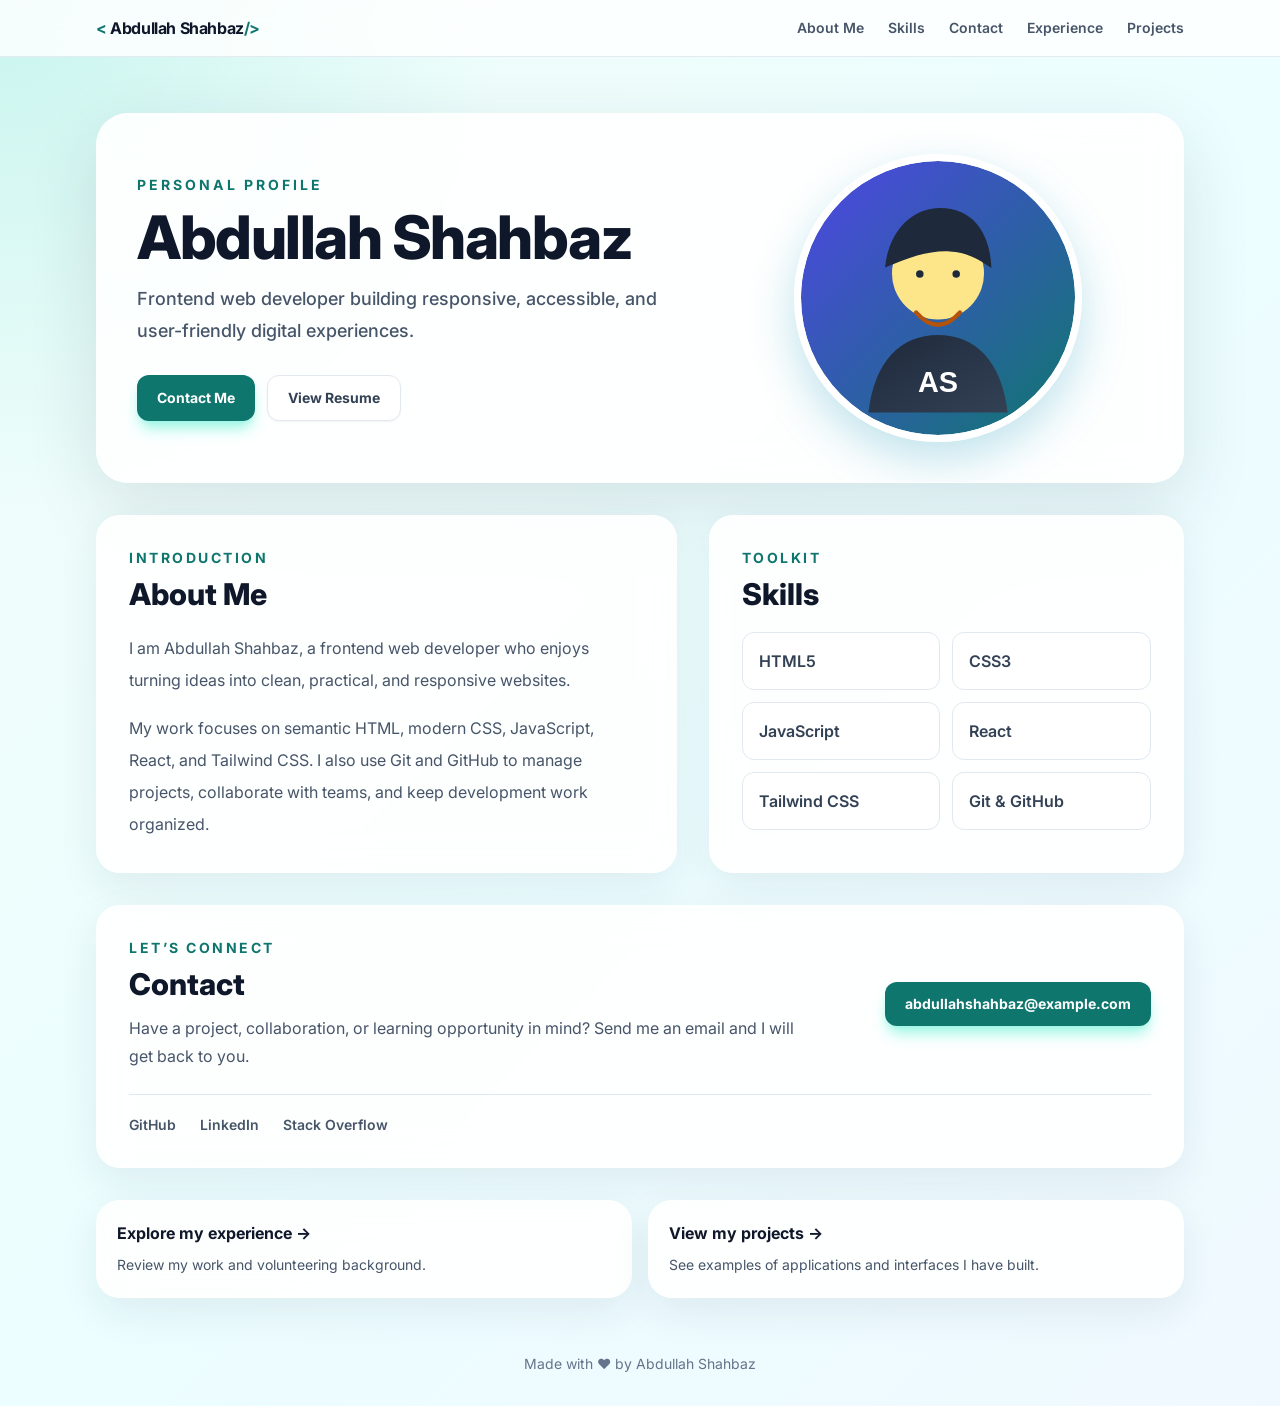
<file: index.html>
﻿<!doctype html>
<html lang="en">

<head>
    <meta charset="UTF-8">
    <meta name="viewport" content="width=device-width, initial-scale=1.0">
    <meta name="description"
        content="Personal profile portfolio for Abdullah Shahbaz, a frontend web developer specializing in HTML, CSS, JavaScript, React, Tailwind CSS, and Git.">
    <title>Abdullah Shahbaz | Personal Profile</title>
    <link rel="icon"
        href="data:image/svg+xml,<svg xmlns='http://www.w3.org/2000/svg' viewBox='0 0 100 100'><text y='50%' x='50%' dominant-baseline='middle' text-anchor='middle' font-size='80'>👨‍💻</text></svg>">
    <link rel="preconnect" href="https://fonts.googleapis.com">
    <link rel="preconnect" href="https://fonts.gstatic.com" crossorigin>
    <link href="https://fonts.googleapis.com/css2?family=Inter:wght@400;500;600;700;800&display=swap"
        rel="stylesheet">
    <link href="assets/tailwind.css" rel="stylesheet">
    <style>
        :root {
            color-scheme: light;
            --ink: #1f2937;
            --muted: #64748b;
            --brand: #0f766e;
            --brand-dark: #115e59;
            --surface: rgba(255, 255, 255, 0.9);
            --line: #e2e8f0;
        }

        html {
            scroll-behavior: smooth;
        }

        body {
            margin: 0;
            min-width: 320px;
            background:
                radial-gradient(circle at top left, rgba(45, 212, 191, 0.2), transparent 32rem),
                linear-gradient(135deg, #f0fdfa 0%, #ecfeff 52%, #f0f9ff 100%);
            color: var(--ink);
            font-family: 'Inter', ui-sans-serif, system-ui, sans-serif;
        }

        .glass-nav {
            background: rgba(255, 255, 255, 0.82);
            border-bottom: 1px solid rgba(226, 232, 240, 0.9);
            backdrop-filter: blur(14px);
        }

        .profile-card,
        .content-card {
            background: var(--surface);
            border: 1px solid rgba(255, 255, 255, 0.8);
            box-shadow: 0 24px 70px rgba(30, 41, 59, 0.12);
            backdrop-filter: blur(16px);
        }

        .profile-card {
            border-radius: 2rem;
        }

        .content-card {
            border-radius: 1.5rem;
            box-shadow: 0 14px 40px rgba(30, 41, 59, 0.08);
        }

        .profile-image {
            border: 7px solid rgba(255, 255, 255, 0.9);
            box-shadow: 0 18px 45px rgba(8, 145, 178, 0.25);
        }

        .skill-item {
            transition: transform 180ms ease, box-shadow 180ms ease, border-color 180ms ease;
        }

        .skill-item:hover {
            transform: translateY(-3px);
            border-color: rgba(15, 118, 110, 0.35);
            box-shadow: 0 10px 22px rgba(15, 118, 110, 0.1);
        }

        .social-link,
        .nav-link,
        .primary-link {
            transition: color 180ms ease, background-color 180ms ease, transform 180ms ease;
        }

        .social-link:hover,
        .nav-link:hover {
            color: var(--brand);
        }

        .primary-link:hover {
            background: var(--brand-dark);
            transform: translateY(-2px);
        }

        @media (max-width: 640px) {
            .profile-card {
                border-radius: 1.5rem;
            }
        }
    </style>
</head>

<body>
    <header class="glass-nav sticky top-0 z-20">
        <nav class="mx-auto flex max-w-6xl items-center justify-between px-5 py-4 lg:px-8" aria-label="Primary navigation">
            <a href="index.html" class="font-bold tracking-tight text-slate-900" aria-label="Go to home page">
                <span class="text-teal-700">&lt;</span> Abdullah Shahbaz<span class="text-teal-700">/&gt;</span>
            </a>

            <input id="main-menu-toggle" class="nav-toggle sr-only" type="checkbox" aria-controls="main-menu">
            <label for="main-menu-toggle"
                    class="menu-toggle-label rounded-lg border border-slate-200 bg-white p-2 text-slate-600 shadow-sm sm:hidden"
                    aria-label="Open navigation menu">
                <span class="sr-only">Open navigation menu</span>
                <svg class="h-5 w-5" viewBox="0 0 24 24" fill="none" stroke="currentColor" aria-hidden="true">
                    <path stroke-linecap="round" stroke-linejoin="round" stroke-width="2" d="M4 6h16M4 12h16M4 18h16" />
                </svg>
            </label>

            <div id="main-menu" class="absolute left-5 right-5 top-16 rounded-xl border border-slate-200 bg-white p-4 shadow-xl sm:static sm:block sm:border-0 sm:bg-transparent sm:p-0 sm:shadow-none">
                <ul class="flex flex-col gap-3 text-sm font-semibold text-slate-600 sm:flex-row sm:items-center sm:gap-6">
                    <li><a class="nav-link" href="#about">About Me</a></li>
                    <li><a class="nav-link" href="#skills">Skills</a></li>
                    <li><a class="nav-link" href="#contact">Contact</a></li>
                    <li><a class="nav-link" href="linked%20file/experience.html">Experience</a></li>
                    <li><a class="nav-link" href="linked%20file/project.html">Projects</a></li>
                </ul>
            </div>
        </nav>
    </header>

    <main class="mx-auto max-w-6xl px-5 py-10 sm:py-14 lg:px-8">
        <section class="profile-card grid gap-10 overflow-hidden p-6 sm:p-10 lg:grid-cols-[1.15fr_0.85fr] lg:items-center"
            aria-labelledby="profile-heading">
            <div class="order-2 lg:order-1">
                <p class="mb-3 text-sm font-bold uppercase tracking-[0.22em] text-teal-700">Personal Profile</p>
                <h1 id="profile-heading" class="text-4xl font-extrabold tracking-tight text-slate-900 sm:text-6xl">
                    Abdullah Shahbaz
                </h1>
                <p class="mt-4 max-w-2xl text-lg font-medium leading-8 text-slate-600">
                    Frontend web developer building responsive, accessible, and user-friendly digital experiences.
                </p>
                <div class="mt-7 flex flex-wrap gap-3">
                    <a class="primary-link inline-flex items-center rounded-xl bg-teal-700 px-5 py-3 text-sm font-bold text-white shadow-lg shadow-teal-200"
                        href="#contact">Contact Me</a>
                    <a class="inline-flex items-center rounded-xl border border-slate-200 bg-white px-5 py-3 text-sm font-bold text-slate-700 shadow-sm hover:border-teal-300 hover:text-teal-700"
                        href="#" target="_blank" rel="noopener">View Resume</a>
                </div>
            </div>

            <div class="order-1 flex justify-center lg:order-2">
                <img class="profile-image h-56 w-56 rounded-full object-cover sm:h-72 sm:w-72"
                    src="assets/profile-avatar.svg" alt="Illustrated profile avatar for Abdullah Shahbaz">
            </div>
        </section>

        <div class="mt-8 grid gap-8 lg:grid-cols-[1.1fr_0.9fr]">
            <section id="about" class="content-card p-6 sm:p-8" aria-labelledby="about-heading">
                <p class="text-sm font-bold uppercase tracking-[0.18em] text-teal-700">Introduction</p>
                <h2 id="about-heading" class="mt-2 text-3xl font-extrabold text-slate-900">About Me</h2>
                <div class="mt-5 space-y-4 leading-8 text-slate-600">
                    <p>
                        I am Abdullah Shahbaz, a frontend web developer who enjoys turning ideas into clean,
                        practical, and responsive websites.
                    </p>
                    <p>
                        My work focuses on semantic HTML, modern CSS, JavaScript, React, and Tailwind CSS. I also
                        use Git and GitHub to manage projects, collaborate with teams, and keep development work
                        organized.
                    </p>
                </div>
            </section>

            <section id="skills" class="content-card p-6 sm:p-8" aria-labelledby="skills-heading">
                <p class="text-sm font-bold uppercase tracking-[0.18em] text-teal-700">Toolkit</p>
                <h2 id="skills-heading" class="mt-2 text-3xl font-extrabold text-slate-900">Skills</h2>
                <ul class="mt-5 grid gap-3 sm:grid-cols-2" aria-label="Technical skills">
                    <li class="skill-item rounded-xl border border-slate-200 bg-white p-4 font-semibold text-slate-700">HTML5</li>
                    <li class="skill-item rounded-xl border border-slate-200 bg-white p-4 font-semibold text-slate-700">CSS3</li>
                    <li class="skill-item rounded-xl border border-slate-200 bg-white p-4 font-semibold text-slate-700">JavaScript</li>
                    <li class="skill-item rounded-xl border border-slate-200 bg-white p-4 font-semibold text-slate-700">React</li>
                    <li class="skill-item rounded-xl border border-slate-200 bg-white p-4 font-semibold text-slate-700">Tailwind CSS</li>
                    <li class="skill-item rounded-xl border border-slate-200 bg-white p-4 font-semibold text-slate-700">Git &amp; GitHub</li>
                </ul>
            </section>
        </div>

        <section id="contact" class="content-card mt-8 p-6 sm:p-8" aria-labelledby="contact-heading">
            <div class="flex flex-col gap-6 md:flex-row md:items-center md:justify-between">
                <div>
                    <p class="text-sm font-bold uppercase tracking-[0.18em] text-teal-700">Let’s connect</p>
                    <h2 id="contact-heading" class="mt-2 text-3xl font-extrabold text-slate-900">Contact</h2>
                    <p class="mt-3 max-w-2xl leading-7 text-slate-600">
                        Have a project, collaboration, or learning opportunity in mind? Send me an email and I will
                        get back to you.
                    </p>
                </div>
                <a class="primary-link inline-flex shrink-0 items-center justify-center rounded-xl bg-teal-700 px-5 py-3 text-sm font-bold text-white shadow-lg shadow-teal-200"
                    href="#">abdullahshahbaz@example.com</a>
            </div>

            <div class="mt-6 flex flex-wrap gap-x-6 gap-y-3 border-t border-slate-200 pt-5 text-sm font-semibold text-slate-600">
                <a class="social-link" href="#" target="_blank" rel="noopener">GitHub</a>
                <a class="social-link" href="#" target="_blank" rel="noopener">LinkedIn</a>
                <a class="social-link" href="#" target="_blank" rel="noopener">Stack Overflow</a>
            </div>
        </section>

        <section class="mt-8 grid gap-4 sm:grid-cols-2" aria-label="Portfolio pages">
            <a class="content-card p-5 hover:-translate-y-1" href="linked%20file/experience.html">
                <h2 class="font-bold text-slate-900">Explore my experience →</h2>
                <p class="mt-2 text-sm leading-6 text-slate-600">Review my work and volunteering background.</p>
            </a>
            <a class="content-card p-5 hover:-translate-y-1" href="linked%20file/project.html">
                <h2 class="font-bold text-slate-900">View my projects →</h2>
                <p class="mt-2 text-sm leading-6 text-slate-600">See examples of applications and interfaces I have built.</p>
            </a>
        </section>
    </main>

    <footer class="px-5 pb-8 text-center text-sm text-slate-500">
        <p>Made with <span aria-label="love">❤️</span> by Abdullah Shahbaz</p>
    </footer>

</body>

</html>
</file>
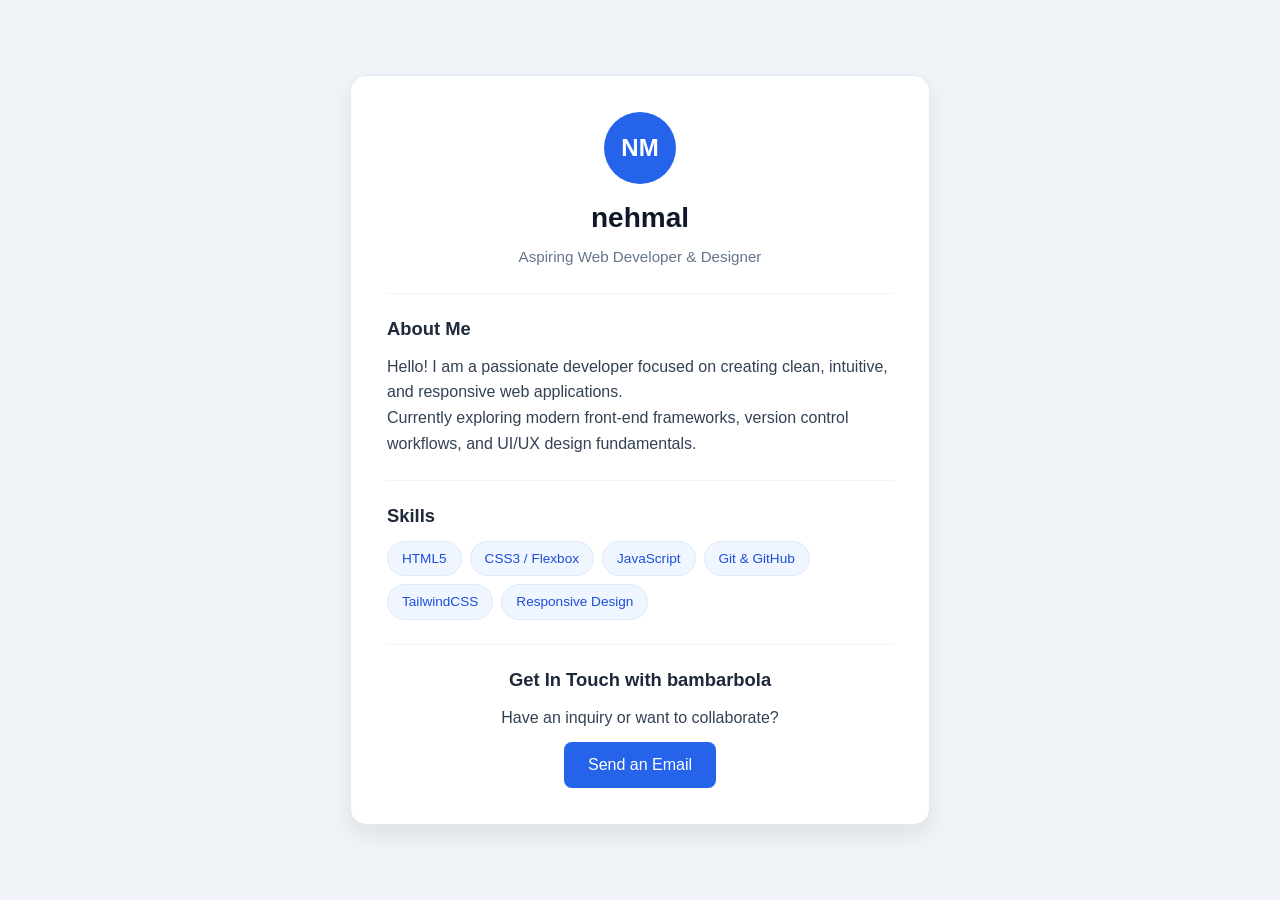
<file: class quiz/index.html>
<!DOCTYPE html>
<html lang="en">
<head>
    <meta charset="UTF-8">
    <meta name="viewport" content="width=device-width, initial-scale=1.0">
    <title>Personal Profile - nehmal</title>
    <link rel="stylesheet" href="style.css">
</head>
<body>

    <main class="profile-card">
        <header class="profile-header">
            <div class="avatar-placeholder">NM</div>
            <h1 class="name">nehmal</h1>
            <p class="subtitle">Aspiring Web Developer & Designer</p>
        </header>

        <section class="section">
            <h2>About Me</h2>
            <p>
                Hello! I am a passionate developer focused on creating clean, intuitive, and responsive web applications.
            </p>
            <p>
                Currently exploring modern front-end frameworks, version control workflows, and UI/UX design fundamentals.
            </p>
        </section>

        <section class="section">
            <h2>Skills</h2>
            <ul class="skills-list">
                <li class="badge">HTML5</li>
                <li class="badge">CSS3 / Flexbox</li>
                <li class="badge">JavaScript</li>
                <li class="badge">Git & GitHub</li>
                <li class="badge">TailwindCSS</li>
                <li class="badge">Responsive Design</li>
            </ul>
        </section>

        <section class="section contact-section">
            <h2>Get In Touch with bambarbola</h2>
            <p>Have an inquiry or want to collaborate?</p>
            <a href="mailto:bambarbola@example.com" class="contact-btn">Send an Email</a>
        </section>
    </main>

</body>
</html>
</file>
<file: class quiz/style.css>
* {
    margin: 0;
    padding: 0;
    box-sizing: border-box;
}

body {
    font-family: -apple-system, BlinkMacSystemFont, "Segoe UI", Roboto, Oxygen, Ubuntu, Cantarell, sans-serif;
    background-color: #f0f4f8;
    color: #334155;
    line-height: 1.6;
    display: flex;
    justify-content: center;
    align-items: center;
    min-height: 100vh;
    padding: 24px;
}

.profile-card {
    background-color: #ffffff;
    border-radius: 16px;
    box-shadow: 0 10px 25px rgba(0, 0, 0, 0.08);
    border: 1px solid #e2e8f0;
    width: 100%;
    max-width: 580px;
    padding: 36px;
}


.profile-header {
    text-align: center;
    margin-bottom: 24px;
}

.avatar-placeholder {
    width: 72px;
    height: 72px;
    margin: 0 auto 12px auto;
    background-color: #2563eb;
    color: #ffffff;
    font-size: 24px;
    font-weight: 700;
    display: flex;
    align-items: center;
    justify-content: center;
    border-radius: 50%;
}

.name {
    font-size: 1.75rem;
    color: #0f172a;
    margin-bottom: 4px;
}

.subtitle {
    font-size: 0.95rem;
    color: #64748b;
}


.section {
    margin-top: 24px;
    padding-top: 20px;
    border-top: 1px solid #f1f5f9;
}

.section h2 {
    font-size: 1.15rem;
    color: #1e293b;
    margin-bottom: 10px;
}

.skills-list {
    list-style: none;
    display: flex;
    flex-wrap: wrap;
    gap: 8px;
    padding: 0;
}

.badge {
    background-color: #eff6ff;
    color: #1d4ed8;
    padding: 6px 14px;
    border-radius: 9999px;
    font-size: 0.85rem;
    font-weight: 500;
    border: 1px solid #dbeafe;
}


.contact-section {
    text-align: center;
}

.contact-btn {
    display: inline-block;
    margin-top: 12px;
    padding: 10px 24px;
    background-color: #2563eb;
    color: #ffffff;
    text-decoration: none;
    border-radius: 8px;
    font-weight: 500;
    transition: background-color 0.2s ease;
}

.contact-btn:hover {
    background-color: #1d4ed8;
}


@media (max-width: 480px) {
    .profile-card {
        padding: 24px;
    }

    .name {
        font-size: 1.4rem;
    }
}
</file>
